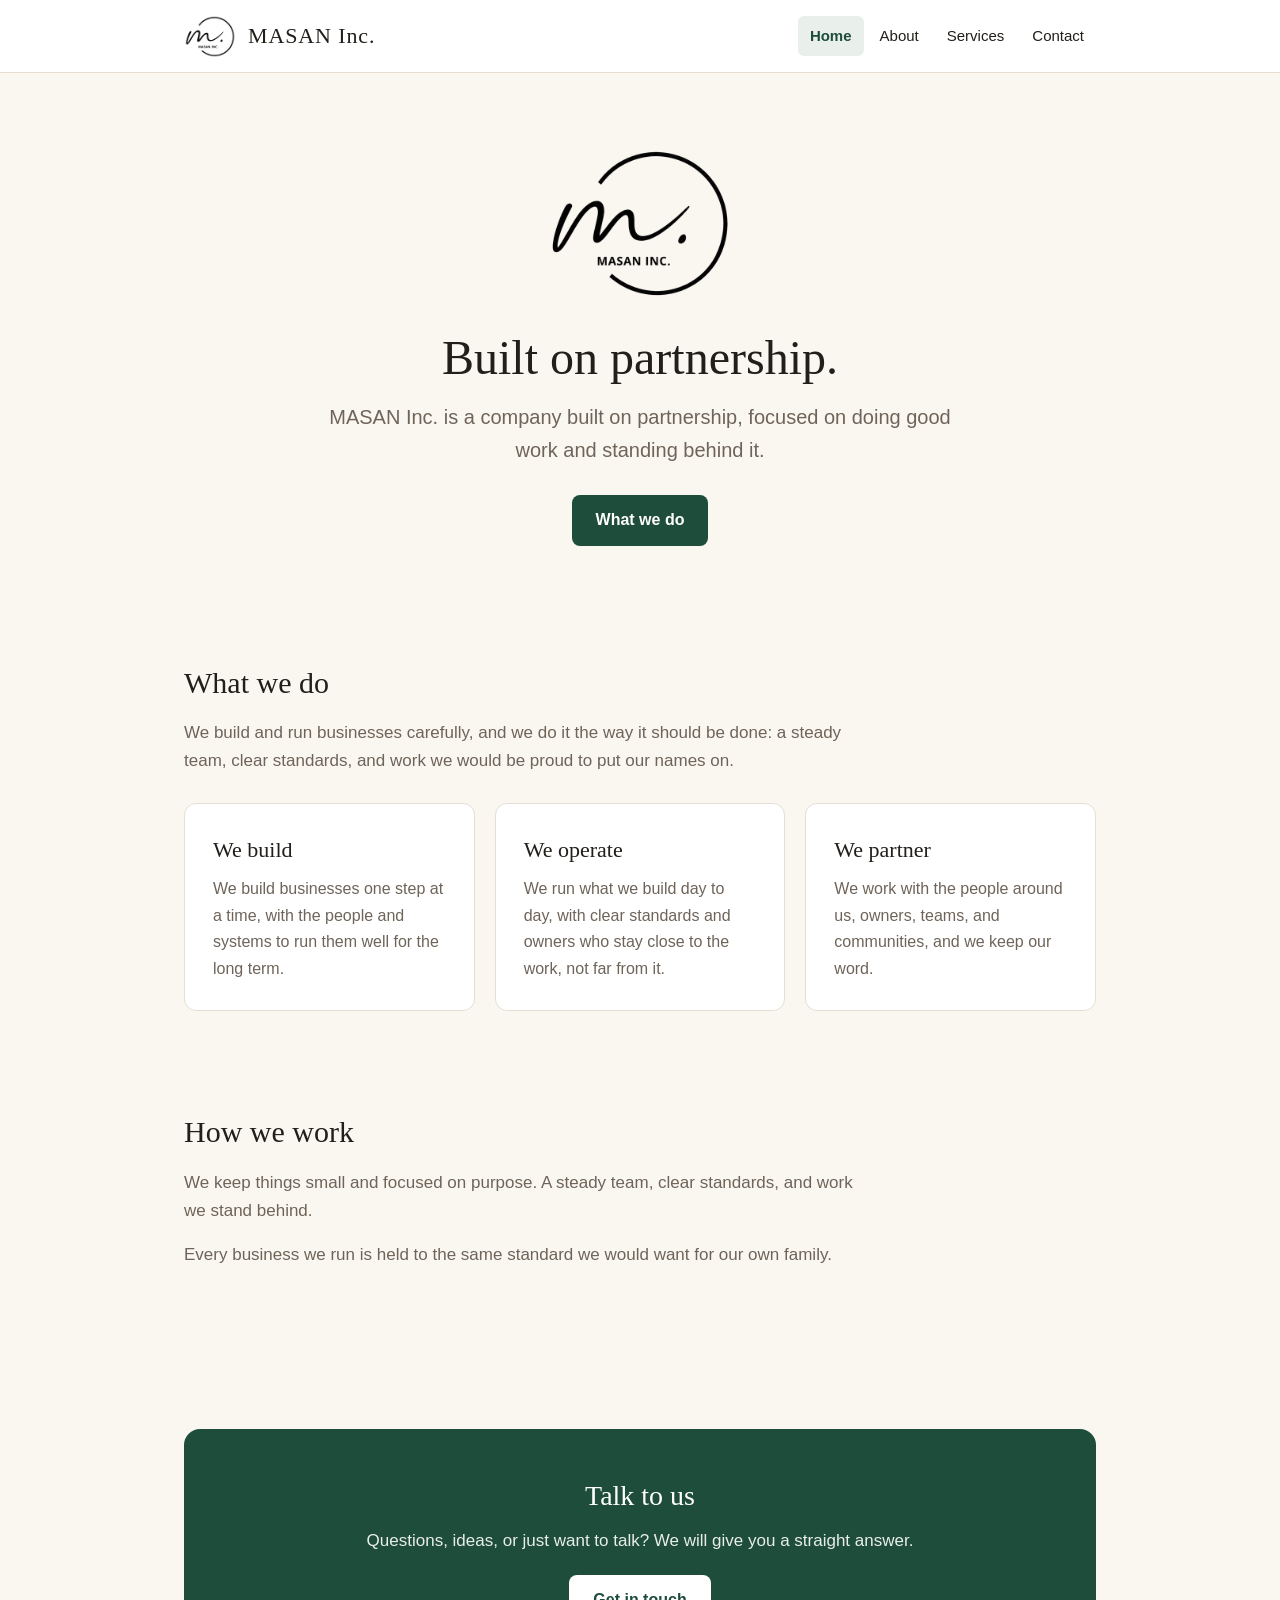
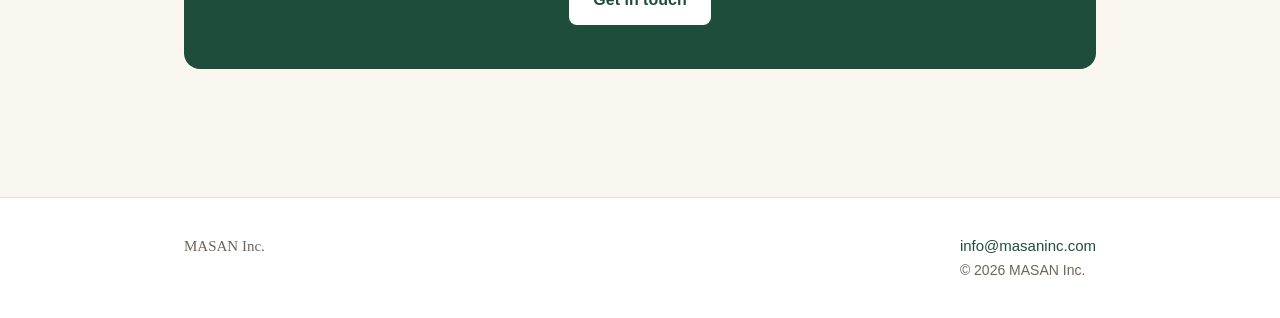
<file: index.html>
<!DOCTYPE html>
<html lang="en">
<head>
<meta charset="UTF-8">
<meta name="viewport" content="width=device-width, initial-scale=1.0">
<title>MASAN Inc.</title>
<meta name="description" content="MASAN Inc. is a company focused on doing good work and standing behind it.">
<link rel="stylesheet" href="/styles.css">
</head>
<body>
<header class="site-header">
  <div class="wrap header-inner">
    <a class="brand" href="/" aria-label="MASAN Inc. home">
      <span class="brand-logo"></span>
      <span class="brand-name">MASAN Inc.</span>
    </a>
    <nav class="site-nav">
      <a href="/" class="active">Home</a>
      <a href="/about/">About</a>
      <a href="/services/">Services</a>
      <a href="/contact/">Contact</a>
    </nav>
  </div>
</header>

<main>
  <section class="hero">
    <div class="wrap hero-inner">
      <div class="hero-logo"></div>
      <h1>Built on partnership.</h1>
      <p class="lede">MASAN Inc. is a company built on partnership, focused on doing good work and standing behind it.</p>
      <p class="hero-cta">
        <a class="btn" href="/services/">What we do</a>
      </p>
    </div>
  </section>

  <section class="section">
    <div class="wrap">
      <h2>What we do</h2>
      <p>We build and run businesses carefully, and we do it the way it should be done: a steady team, clear standards, and work we would be proud to put our names on.</p>
      <div class="cards">
        <div class="card">
          <h3>We build</h3>
          <p>We build businesses one step at a time, with the people and systems to run them well for the long term.</p>
        </div>
        <div class="card">
          <h3>We operate</h3>
          <p>We run what we build day to day, with clear standards and owners who stay close to the work, not far from it.</p>
        </div>
        <div class="card">
          <h3>We partner</h3>
          <p>We work with the people around us, owners, teams, and communities, and we keep our word.</p>
        </div>
      </div>
    </div>
  </section>

  <section class="section">
    <div class="wrap">
      <h2>How we work</h2>
      <p>We keep things small and focused on purpose. A steady team, clear standards, and work we stand behind.</p>
      <p>Every business we run is held to the same standard we would want for our own family.</p>
    </div>
  </section>

  <section class="section">
    <div class="wrap">
      <div class="cta-band">
        <h2>Talk to us</h2>
        <p>Questions, ideas, or just want to talk? We will give you a straight answer.</p>
        <a class="btn" href="/contact/">Get in touch</a>
      </div>
    </div>
  </section>
</main>

<footer class="site-footer">
  <div class="wrap footer-inner">
    <div>
      <p class="footer-brand">MASAN Inc.</p>
    </div>
    <div>
      <p><a href="mailto:info@masaninc.com">info@masaninc.com</a></p>
      <p class="muted">&copy; 2026 MASAN Inc.</p>
    </div>
  </div>
</footer>
</body>
</html>
</file>
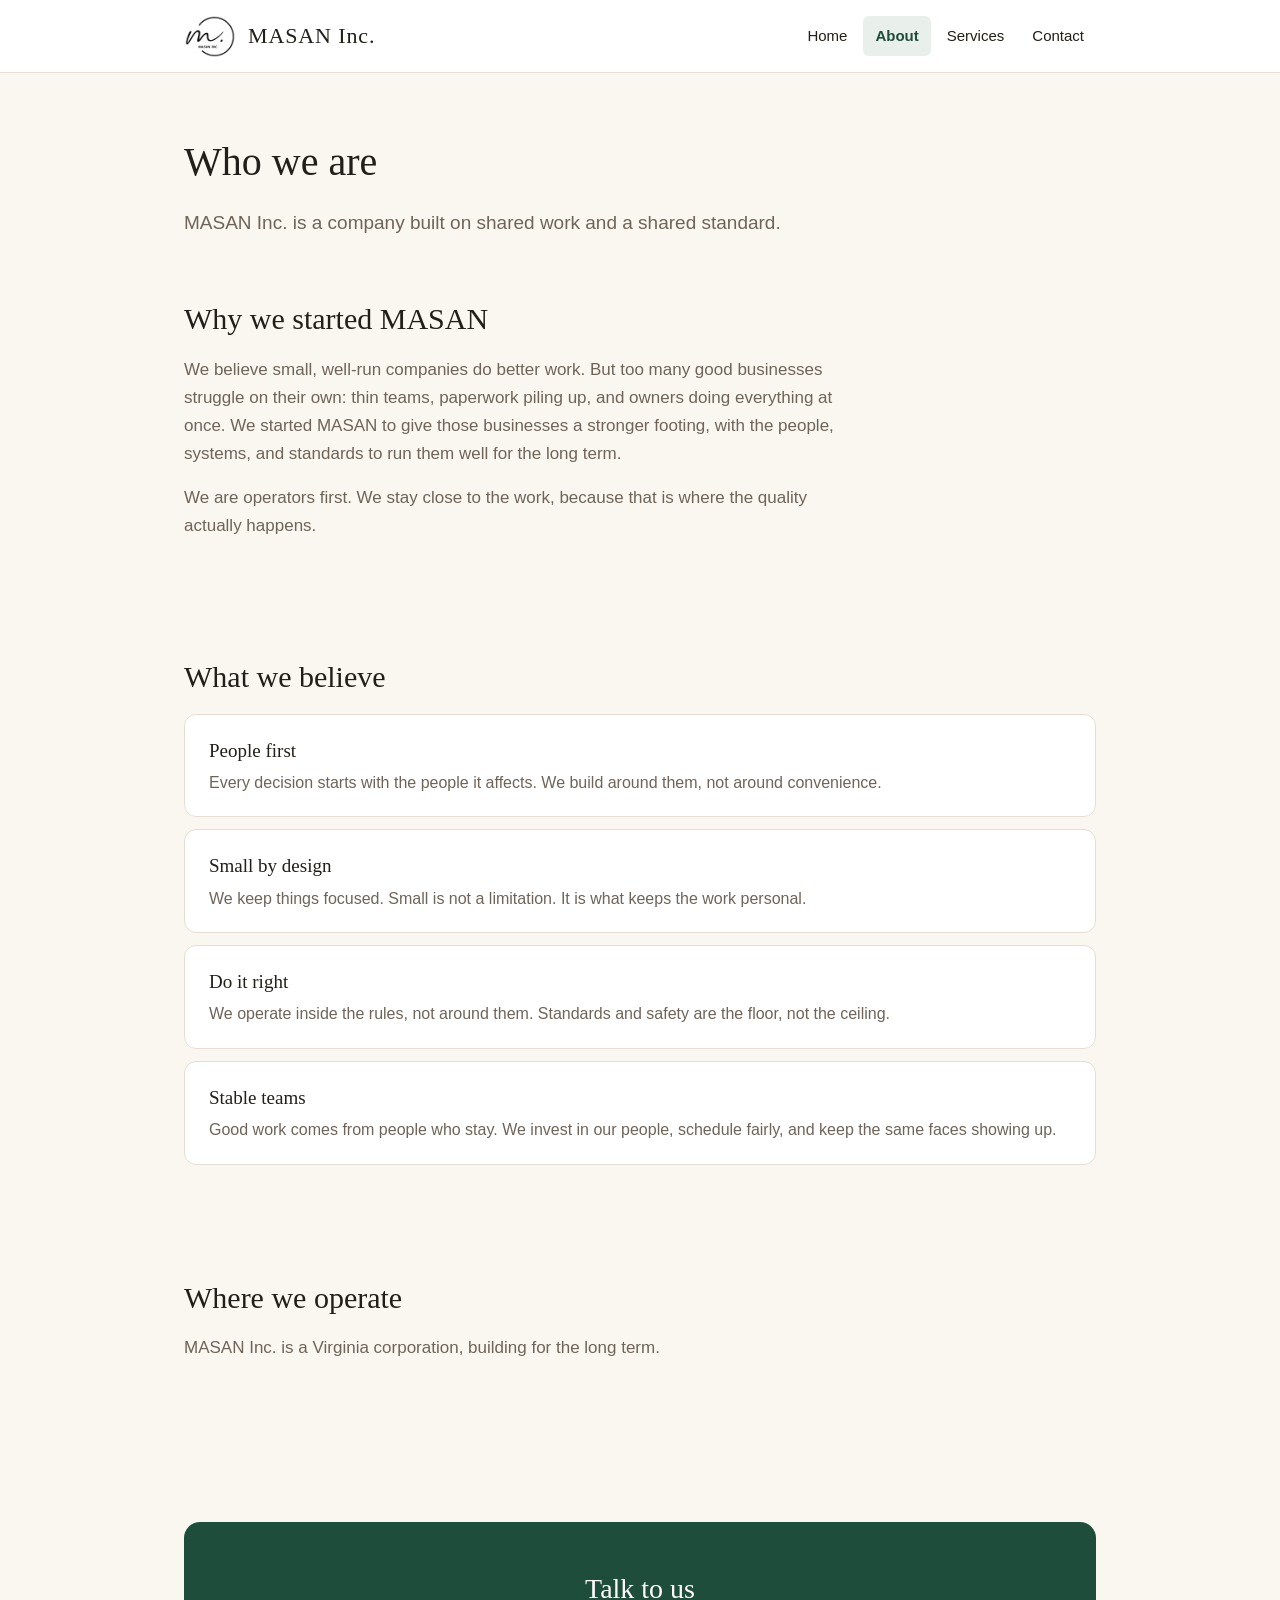
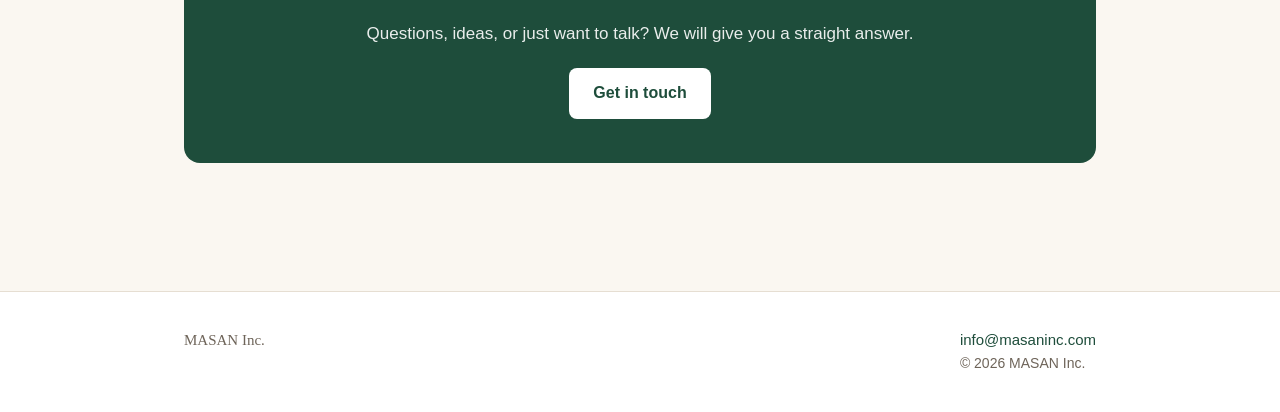
<file: about/index.html>
<!DOCTYPE html>
<html lang="en">
<head>
<meta charset="UTF-8">
<meta name="viewport" content="width=device-width, initial-scale=1.0">
<title>About | MASAN Inc.</title>
<meta name="description" content="MASAN Inc. is a company built on shared work and a shared standard.">
<link rel="stylesheet" href="/styles.css">
</head>
<body>
<header class="site-header">
  <div class="wrap header-inner">
    <a class="brand" href="/" aria-label="MASAN Inc. home">
      <span class="brand-logo"></span>
      <span class="brand-name">MASAN Inc.</span>
    </a>
    <nav class="site-nav">
      <a href="/">Home</a>
      <a href="/about/" class="active">About</a>
      <a href="/services/">Services</a>
      <a href="/contact/">Contact</a>
    </nav>
  </div>
</header>

<main>
  <section class="page-head">
    <div class="wrap">
      <h1>Who we are</h1>
      <p>MASAN Inc. is a company built on shared work and a shared standard.</p>
    </div>
  </section>

  <section class="section">
    <div class="wrap">
      <h2>Why we started MASAN</h2>
      <p>We believe small, well-run companies do better work. But too many good businesses struggle on their own: thin teams, paperwork piling up, and owners doing everything at once. We started MASAN to give those businesses a stronger footing, with the people, systems, and standards to run them well for the long term.</p>
      <p>We are operators first. We stay close to the work, because that is where the quality actually happens.</p>
    </div>
  </section>

  <section class="section">
    <div class="wrap">
      <h2>What we believe</h2>
      <ul class="beliefs">
        <li>
          <strong>People first</strong>
          <p>Every decision starts with the people it affects. We build around them, not around convenience.</p>
        </li>
        <li>
          <strong>Small by design</strong>
          <p>We keep things focused. Small is not a limitation. It is what keeps the work personal.</p>
        </li>
        <li>
          <strong>Do it right</strong>
          <p>We operate inside the rules, not around them. Standards and safety are the floor, not the ceiling.</p>
        </li>
        <li>
          <strong>Stable teams</strong>
          <p>Good work comes from people who stay. We invest in our people, schedule fairly, and keep the same faces showing up.</p>
        </li>
      </ul>
    </div>
  </section>

  <section class="section">
    <div class="wrap">
      <h2>Where we operate</h2>
      <p>MASAN Inc. is a Virginia corporation, building for the long term.</p>
    </div>
  </section>

  <section class="section">
    <div class="wrap">
      <div class="cta-band">
        <h2>Talk to us</h2>
        <p>Questions, ideas, or just want to talk? We will give you a straight answer.</p>
        <a class="btn" href="/contact/">Get in touch</a>
      </div>
    </div>
  </section>
</main>

<footer class="site-footer">
  <div class="wrap footer-inner">
    <div>
      <p class="footer-brand">MASAN Inc.</p>
    </div>
    <div>
      <p><a href="mailto:info@masaninc.com">info@masaninc.com</a></p>
      <p class="muted">&copy; 2026 MASAN Inc.</p>
    </div>
  </div>
</footer>
</body>
</html>
</file>
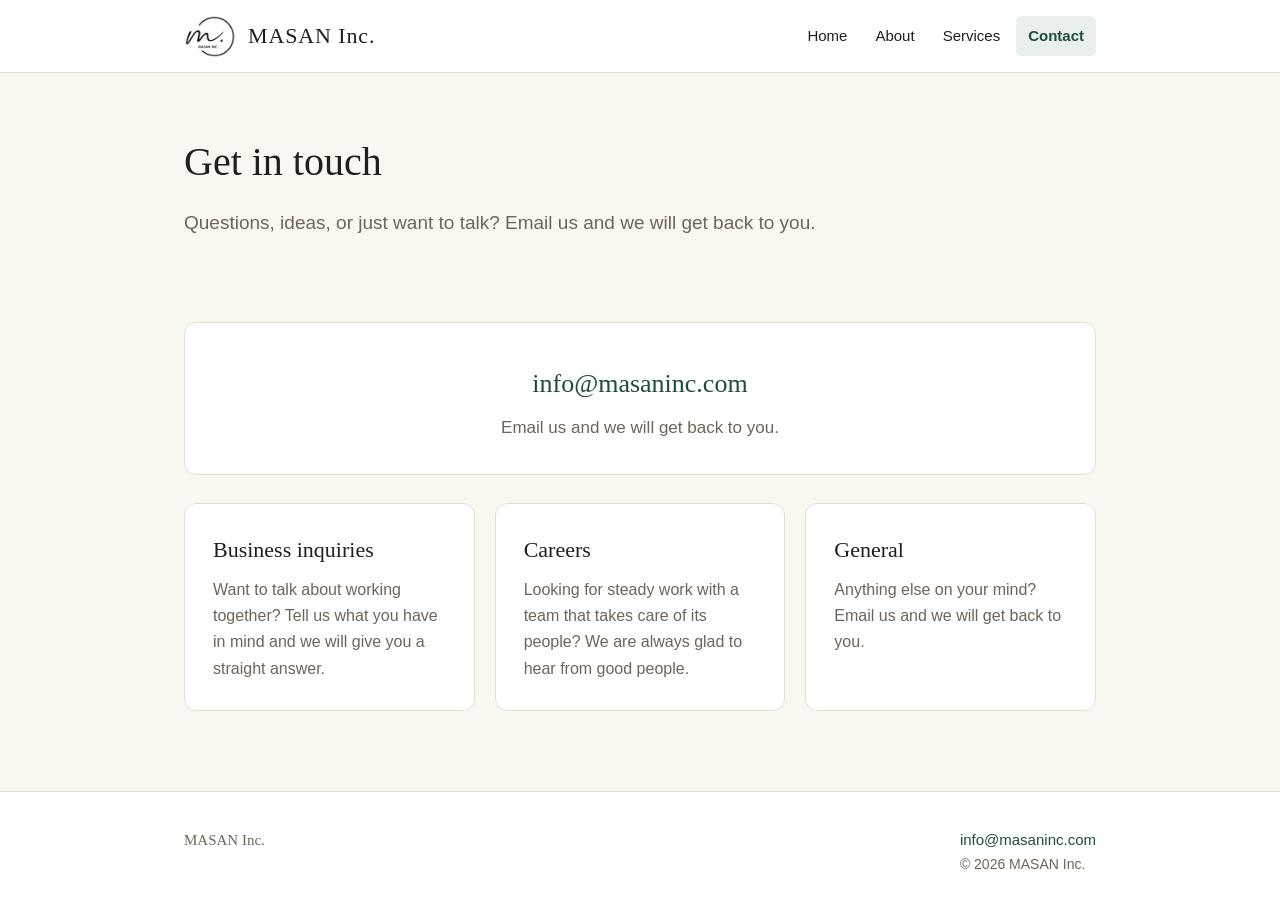
<file: contact/index.html>
<!DOCTYPE html>
<html lang="en">
<head>
<meta charset="UTF-8">
<meta name="viewport" content="width=device-width, initial-scale=1.0">
<title>Contact | MASAN Inc.</title>
<meta name="description" content="Contact MASAN Inc.">
<link rel="stylesheet" href="/styles.css">
</head>
<body>
<header class="site-header">
  <div class="wrap header-inner">
    <a class="brand" href="/" aria-label="MASAN Inc. home">
      <span class="brand-logo"></span>
      <span class="brand-name">MASAN Inc.</span>
    </a>
    <nav class="site-nav">
      <a href="/">Home</a>
      <a href="/about/">About</a>
      <a href="/services/">Services</a>
      <a href="/contact/" class="active">Contact</a>
    </nav>
  </div>
</header>

<main>
  <section class="page-head">
    <div class="wrap">
      <h1>Get in touch</h1>
      <p>Questions, ideas, or just want to talk? Email us and we will get back to you.</p>
    </div>
  </section>

  <section class="section">
    <div class="wrap">
      <div class="contact-box">
        <p class="email"><a href="mailto:info@masaninc.com">info@masaninc.com</a></p>
        <p>Email us and we will get back to you.</p>
      </div>
      <div class="cards">
        <div class="card">
          <h3>Business inquiries</h3>
          <p>Want to talk about working together? Tell us what you have in mind and we will give you a straight answer.</p>
        </div>
        <div class="card">
          <h3>Careers</h3>
          <p>Looking for steady work with a team that takes care of its people? We are always glad to hear from good people.</p>
        </div>
        <div class="card">
          <h3>General</h3>
          <p>Anything else on your mind? Email us and we will get back to you.</p>
        </div>
      </div>
    </div>
  </section>
</main>

<footer class="site-footer">
  <div class="wrap footer-inner">
    <div>
      <p class="footer-brand">MASAN Inc.</p>
    </div>
    <div>
      <p><a href="mailto:info@masaninc.com">info@masaninc.com</a></p>
      <p class="muted">&copy; 2026 MASAN Inc.</p>
    </div>
  </div>
</footer>
</body>
</html>
</file>
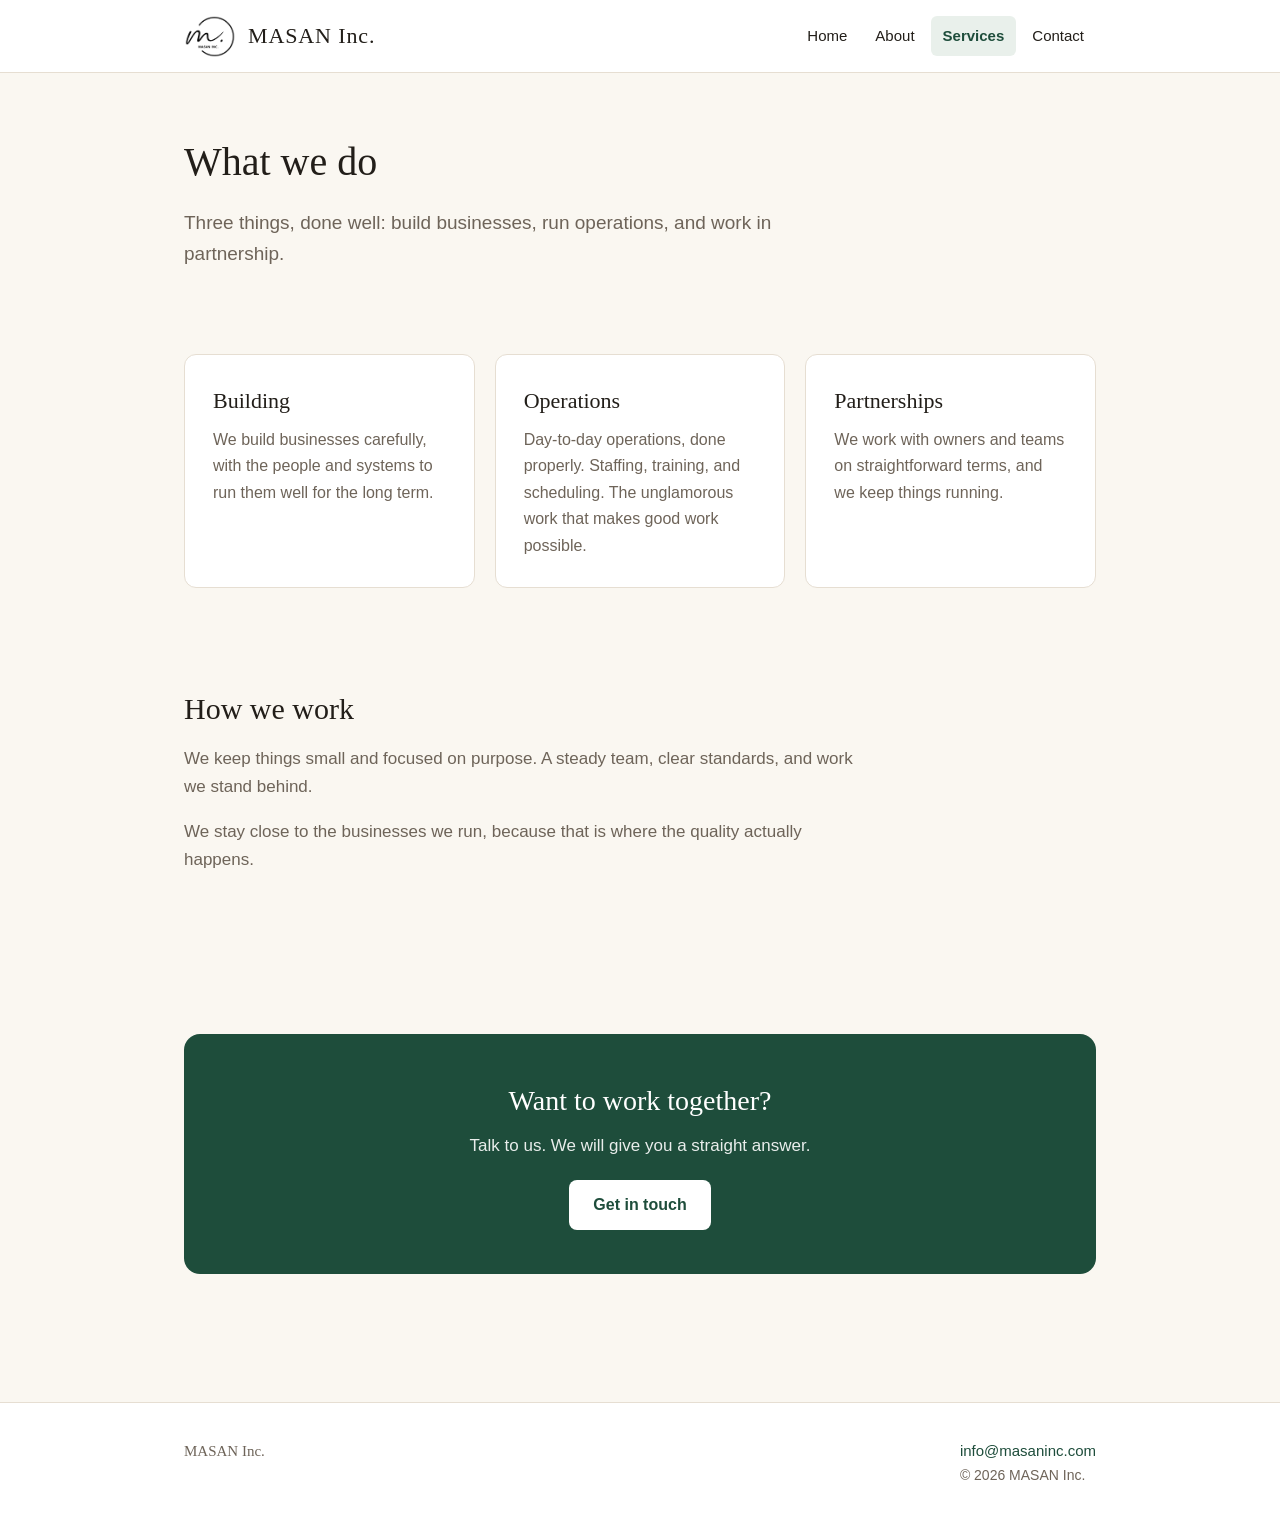
<file: services/index.html>
<!DOCTYPE html>
<html lang="en">
<head>
<meta charset="UTF-8">
<meta name="viewport" content="width=device-width, initial-scale=1.0">
<title>Services | MASAN Inc.</title>
<meta name="description" content="What MASAN Inc. does: building businesses, running operations, and working in partnership.">
<link rel="stylesheet" href="/styles.css">
</head>
<body>
<header class="site-header">
  <div class="wrap header-inner">
    <a class="brand" href="/" aria-label="MASAN Inc. home">
      <span class="brand-logo"></span>
      <span class="brand-name">MASAN Inc.</span>
    </a>
    <nav class="site-nav">
      <a href="/">Home</a>
      <a href="/about/">About</a>
      <a href="/services/" class="active">Services</a>
      <a href="/contact/">Contact</a>
    </nav>
  </div>
</header>

<main>
  <section class="page-head">
    <div class="wrap">
      <h1>What we do</h1>
      <p>Three things, done well: build businesses, run operations, and work in partnership.</p>
    </div>
  </section>

  <section class="section">
    <div class="wrap">
      <div class="cards">
        <div class="card">
          <h3>Building</h3>
          <p>We build businesses carefully, with the people and systems to run them well for the long term.</p>
        </div>
        <div class="card">
          <h3>Operations</h3>
          <p>Day-to-day operations, done properly. Staffing, training, and scheduling. The unglamorous work that makes good work possible.</p>
        </div>
        <div class="card">
          <h3>Partnerships</h3>
          <p>We work with owners and teams on straightforward terms, and we keep things running.</p>
        </div>
      </div>
    </div>
  </section>

  <section class="section">
    <div class="wrap">
      <h2>How we work</h2>
      <p>We keep things small and focused on purpose. A steady team, clear standards, and work we stand behind.</p>
      <p>We stay close to the businesses we run, because that is where the quality actually happens.</p>
    </div>
  </section>

  <section class="section">
    <div class="wrap">
      <div class="cta-band">
        <h2>Want to work together?</h2>
        <p>Talk to us. We will give you a straight answer.</p>
        <a class="btn" href="/contact/">Get in touch</a>
      </div>
    </div>
  </section>
</main>

<footer class="site-footer">
  <div class="wrap footer-inner">
    <div>
      <p class="footer-brand">MASAN Inc.</p>
    </div>
    <div>
      <p><a href="mailto:info@masaninc.com">info@masaninc.com</a></p>
      <p class="muted">&copy; 2026 MASAN Inc.</p>
    </div>
  </div>
</footer>
</body>
</html>
</file>
<file: styles.css>
:root {
  --bg: #FAF7F1;
  --surface: #FFFFFF;
  --ink: #221E19;
  --muted: #6E6459;
  --accent: #1E4D3B;
  --accent-dark: #143627;
  --accent-soft: #E9F0EB;
  --line: #E6DED2;
  --serif: Georgia, 'Times New Roman', serif;
  --sans: -apple-system, BlinkMacSystemFont, 'Segoe UI', Roboto, Helvetica, Arial, sans-serif;
}

* { box-sizing: border-box; margin: 0; padding: 0; }

body {
  font-family: var(--sans);
  background: var(--bg);
  color: var(--ink);
  line-height: 1.65;
  font-size: 17px;
}

a { color: var(--accent); text-decoration: none; }
a:hover { text-decoration: underline; }

.wrap { max-width: 960px; margin: 0 auto; padding: 0 24px; }

/* Header */
.site-header {
  background: var(--surface);
  border-bottom: 1px solid var(--line);
  position: sticky;
  top: 0;
  z-index: 10;
}
.header-inner {
  display: flex;
  align-items: center;
  justify-content: space-between;
  min-height: 72px;
  gap: 16px;
  flex-wrap: wrap;
  padding-top: 8px;
  padding-bottom: 8px;
}
.brand { display: flex; align-items: center; gap: 12px; color: var(--ink); }
.brand:hover { text-decoration: none; }
.brand-logo {
  display: inline-block;
  width: 52px;
  height: 43px;
  background-image: url("[data-uri]");
  background-size: contain;
  background-repeat: no-repeat;
  background-position: center;
  flex-shrink: 0;
}
.brand-name { font-family: var(--serif); font-size: 22px; letter-spacing: 0.04em; }
.site-nav { display: flex; gap: 4px; flex-wrap: wrap; }
.site-nav a {
  color: var(--ink);
  padding: 8px 12px;
  border-radius: 6px;
  font-size: 15px;
}
.site-nav a:hover { background: var(--accent-soft); text-decoration: none; }
.site-nav a.active { background: var(--accent-soft); color: var(--accent); font-weight: 600; }

/* Hero */
.hero { text-align: center; padding: 72px 0 64px; }
.hero-logo {
  width: 190px;
  height: 157px;
  margin: 0 auto 28px;
  background-image: url("[data-uri]");
  background-size: contain;
  background-repeat: no-repeat;
  background-position: center;
}
.hero h1 {
  font-family: var(--serif);
  font-size: 48px;
  line-height: 1.15;
  font-weight: 400;
  margin-bottom: 16px;
}
.lede { font-size: 20px; color: var(--muted); max-width: 640px; margin: 0 auto 28px; }
.hero-cta { display: flex; gap: 12px; justify-content: center; flex-wrap: wrap; }

.btn {
  display: inline-block;
  background: var(--accent);
  color: #fff;
  padding: 12px 24px;
  border-radius: 8px;
  font-weight: 600;
  font-size: 16px;
}
.btn:hover { background: var(--accent-dark); text-decoration: none; }
.btn-ghost {
  background: transparent;
  color: var(--accent);
  border: 1.5px solid var(--accent);
}
.btn-ghost:hover { background: var(--accent-soft); }

/* Sections */
.section { padding: 48px 0; }
.section h2 {
  font-family: var(--serif);
  font-size: 30px;
  font-weight: 400;
  margin-bottom: 12px;
}
.section > .wrap > p { color: var(--muted); max-width: 680px; margin-bottom: 16px; }

.page-head { padding: 56px 0 8px; }
.page-head h1 { font-family: var(--serif); font-size: 40px; font-weight: 400; margin-bottom: 12px; }
.page-head p { font-size: 19px; color: var(--muted); max-width: 680px; }

/* Cards */
.cards {
  display: grid;
  grid-template-columns: repeat(auto-fit, minmax(260px, 1fr));
  gap: 20px;
  margin-top: 28px;
}
.card {
  background: var(--surface);
  border: 1px solid var(--line);
  border-radius: 12px;
  padding: 28px;
}
.card h3 { font-family: var(--serif); font-size: 22px; font-weight: 400; margin-bottom: 8px; }
.card p { color: var(--muted); font-size: 16px; }

/* Approach / belief list */
.beliefs { list-style: none; margin-top: 8px; }
.beliefs li {
  background: var(--surface);
  border: 1px solid var(--line);
  border-radius: 12px;
  padding: 20px 24px;
  margin-bottom: 12px;
}
.beliefs li strong { font-family: var(--serif); font-size: 19px; font-weight: 400; display: block; margin-bottom: 4px; }
.beliefs li p { color: var(--muted); font-size: 16px; }

/* Team */
.team-grid {
  display: grid;
  grid-template-columns: repeat(auto-fit, minmax(280px, 1fr));
  gap: 20px;
  margin-top: 28px;
}
.team-card {
  background: var(--surface);
  border: 1px solid var(--line);
  border-radius: 12px;
  padding: 28px;
}
.avatar {
  width: 64px;
  height: 64px;
  border-radius: 50%;
  background: var(--accent);
  color: #fff;
  display: flex;
  align-items: center;
  justify-content: center;
  font-family: var(--serif);
  font-size: 22px;
  margin-bottom: 16px;
}
.team-card h3 { font-family: var(--serif); font-size: 21px; font-weight: 400; }
.team-card .role { color: var(--accent); font-weight: 600; font-size: 15px; margin: 4px 0 10px; }
.team-card p { color: var(--muted); font-size: 16px; }

/* CTA band */
.cta-band {
  background: var(--accent);
  color: #fff;
  border-radius: 16px;
  padding: 44px 32px;
  text-align: center;
  margin: 48px 0;
}
.cta-band h2 { font-family: var(--serif); font-size: 28px; font-weight: 400; margin-bottom: 8px; }
.cta-band p { opacity: 0.9; margin-bottom: 20px; }
.cta-band .btn { background: #fff; color: var(--accent); }
.cta-band .btn:hover { background: var(--accent-soft); }

/* Contact */
.contact-box {
  background: var(--surface);
  border: 1px solid var(--line);
  border-radius: 12px;
  padding: 32px;
  margin-top: 28px;
  text-align: center;
}
.contact-box .email { font-family: var(--serif); font-size: 26px; }
.contact-box p { color: var(--muted); margin-top: 8px; }

/* Footer */
.site-footer {
  border-top: 1px solid var(--line);
  padding: 36px 0;
  margin-top: 32px;
  background: var(--surface);
}
.footer-inner {
  display: flex;
  justify-content: space-between;
  gap: 24px;
  flex-wrap: wrap;
}
.footer-brand { font-family: var(--serif); font-size: 20px; }
.site-footer p { color: var(--muted); font-size: 15px; }
.site-footer .muted { font-size: 14px; }

@media (max-width: 640px) {
  .hero h1 { font-size: 36px; }
  .hero { padding: 48px 0; }
  .page-head h1 { font-size: 32px; }
  .header-inner { justify-content: center; text-align: center; }
}
</file>
